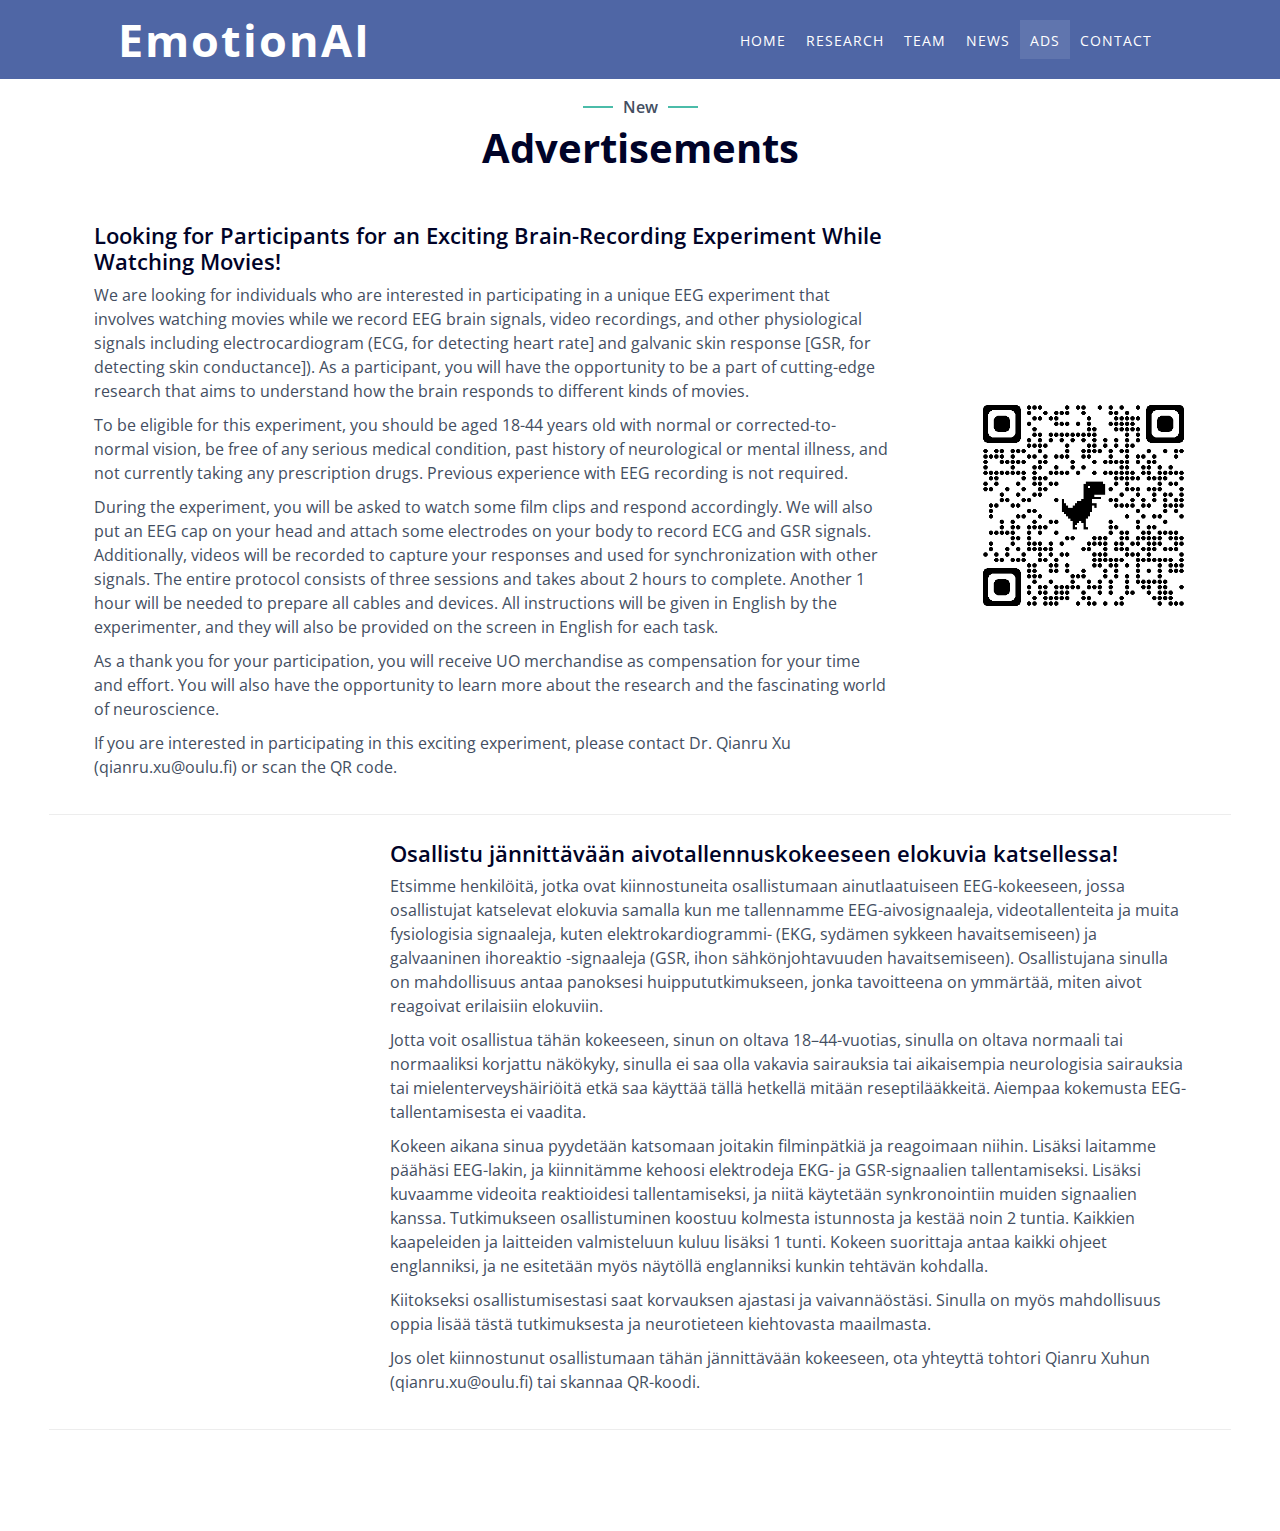
<file: ads.html>
<!DOCTYPE html>
<html lang="en">

<head>
  <meta http-equiv="Cache-Control" content="no-cache, no-store, must-revalidate" />
  <meta charset="utf-8">
  <title>Advertisements</title>
  <link rel="shortcut icon" type="image/gif" href="img/pixel-heart.gif"/>
  <meta content="width=device-width, initial-scale=1.0" name="viewport">
  <!--<meta content="some keywords?" name="keywords">-->
  <meta content="EmotionAI project website" name="description">

  <!-- Google Font -->
  <link href="https://fonts.googleapis.com/css2?family=Open+Sans:wght@300;400;600;700;800&display=swap" rel="stylesheet">

  <!-- CSS Libraries -->
  <link href="https://stackpath.bootstrapcdn.com/bootstrap/4.4.1/css/bootstrap.min.css" rel="stylesheet">
  <link href="https://cdnjs.cloudflare.com/ajax/libs/font-awesome/5.10.0/css/all.min.css" rel="stylesheet">
  <link href="lib/animate/animate.min.css" rel="stylesheet">

  <!-- Main stylesheet -->
  <link href="css/style.css" rel="stylesheet">
  <!-- Global site tag (gtag.js) - Google Analytics -->
<script async src="https://www.googletagmanager.com/gtag/js?id=G-Z9BEGS2P9M"></script>
<script>
  window.dataLayer = window.dataLayer || [];
  function gtag(){dataLayer.push(arguments);}
  gtag('js', new Date());

  gtag('config', 'G-Z9BEGS2P9M');
</script>
</head>

<body>
  <div class="flex-wrapper">
<!-- Navbar Start -->
<div class="navbar navbar-expand-lg bg-dark navbar-dark">
  <div class="container-fluid">
    <a href="index.html" class="navbar-brand">Emotion<span>AI</span></a>
    <button type="button" class="navbar-toggler" data-toggle="collapse" data-target="#navbarCollapse">
      <span class="navbar-toggler-icon"></span>
    </button>

    <div class="collapse navbar-collapse justify-content-between" id="navbarCollapse">
      <div class="navbar-nav ml-auto">
        <a href="index.html" class="nav-item nav-link">Home</a>
        <a href="research.html" class="nav-item nav-link">Research</a>
        <a href="team.html" class="nav-item nav-link">Team</a>
        <a href="news.html" class="nav-item nav-link">News</a>
        <a href="ads.html" class="nav-item nav-link active">Ads</a>
        <a href="contact.html" class="nav-item nav-link">Contact</a>
      </div>
    </div>
  </div>
</div>
<!-- Nav Bar End -->


<!-- Page Header Start -->
<div class="empty-page-header">

</div>
<!-- Page Header End -->

<!-- news Start -->
<div class="news">
  <div class="container-fluid">
    <div class="section-header text-center wow zoomIn" data-wow-delay="0.1s">
      <p>New</p>
      <h2>Advertisements</h2>
    </div>
    <div class="row flex-column-reverse">
      <!-- news1 -->
      <div class="col-md-12 lg-12">
        <div class="news-item row align-items-center wow fadeInUp" data-wow-delay="0.1s">
          <div class="col-sm-12 col-md-3  wow fadeInUp" data-wow-delay="0.1s">
            <div class="news-img text-center" id="news1">
              <img src="img/qr_eeg.png" alt="news">
            </div>
          </div>
          <div class="col-sm-12 col-md-9  wow fadeInUp" data-wow-delay="0.1s">
            <div class="news-text">
              <h2>Osallistu jännittävään aivotallennuskokeeseen elokuvia katsellessa!</h2>
              <p>Etsimme henkilöitä, jotka ovat kiinnostuneita osallistumaan ainutlaatuiseen EEG-kokeeseen, jossa osallistujat katselevat elokuvia samalla kun me tallennamme EEG-aivosignaaleja, videotallenteita ja muita fysiologisia signaaleja, kuten elektrokardiogrammi- (EKG, sydämen sykkeen havaitsemiseen) ja galvaaninen ihoreaktio -signaaleja (GSR, ihon sähkönjohtavuuden havaitsemiseen). Osallistujana sinulla on mahdollisuus antaa panoksesi huippututkimukseen, jonka tavoitteena on ymmärtää, miten aivot reagoivat erilaisiin elokuviin.               </p>
              <p>Jotta voit osallistua tähän kokeeseen, sinun on oltava 18–44-vuotias, sinulla on oltava normaali tai normaaliksi korjattu näkökyky, sinulla ei saa olla vakavia sairauksia tai aikaisempia neurologisia sairauksia tai mielenterveyshäiriöitä etkä saa käyttää tällä hetkellä mitään reseptilääkkeitä. Aiempaa kokemusta EEG-tallentamisesta ei vaadita.             </p>
              <p>Kokeen aikana sinua pyydetään katsomaan joitakin filminpätkiä ja reagoimaan niihin. Lisäksi laitamme päähäsi EEG-lakin, ja kiinnitämme kehoosi elektrodeja EKG- ja GSR-signaalien tallentamiseksi. Lisäksi kuvaamme videoita reaktioidesi tallentamiseksi, ja niitä käytetään synkronointiin muiden signaalien kanssa. Tutkimukseen osallistuminen koostuu kolmesta istunnosta ja kestää noin 2 tuntia. Kaikkien kaapeleiden ja laitteiden valmisteluun kuluu lisäksi 1 tunti. Kokeen suorittaja antaa kaikki ohjeet englanniksi, ja ne esitetään myös näytöllä englanniksi kunkin tehtävän kohdalla.               </p>
              <p>Kiitokseksi osallistumisestasi saat korvauksen ajastasi ja vaivannäöstäsi. Sinulla on myös mahdollisuus oppia lisää tästä tutkimuksesta ja neurotieteen kiehtovasta maailmasta.              </p>
              <p>Jos olet kiinnostunut osallistumaan tähän jännittävään kokeeseen, ota yhteyttä tohtori Qianru Xuhun (qianru.xu@oulu.fi) tai skannaa QR-koodi.</p>
            </div>
          </div>
        </div>
      </div>
      <!-- news2 -->
      <div class="col-md-12 lg-12">
        <div class="news-item row align-items-center wow fadeInUp" data-wow-delay="0.1s">

          <div class="col-sm-12 col-md-9  wow fadeInUp" data-wow-delay="0.1s">
            <div class="news-text">
              <h2>Looking for Participants for an Exciting Brain-Recording Experiment While Watching Movies!</h2>

              <p> We are looking for individuals who are interested in participating in a unique EEG experiment that involves watching movies while we record EEG brain signals, video recordings, and other physiological signals including electrocardiogram (ECG, for detecting heart rate] and galvanic skin response [GSR, for detecting skin conductance]). As a participant, you will have the opportunity to be a part of cutting-edge research that aims to understand how the brain responds to different kinds of movies. </p>
              <p>To be eligible for this experiment, you should be aged 18-44 years old with normal or corrected-to-normal vision, be free of any serious medical condition, past history of neurological or mental illness, and not currently taking any prescription drugs. Previous experience with EEG recording is not required.               </p>
              <p>During the experiment, you will be asked to watch some film clips and respond accordingly. We will also put an EEG cap on your head and attach some electrodes on your body to record ECG and GSR signals. Additionally, videos will be recorded to capture your responses and used for synchronization with other signals. The entire protocol consists of three sessions and takes about 2 hours to complete. Another 1 hour will be needed to prepare all cables and devices. All instructions will be given in English by the experimenter, and they will also be provided on the screen in English for each task.             </p>
              <p>As a thank you for your participation, you will receive UO merchandise as compensation for your time and effort. You will also have the opportunity to learn more about the research and the fascinating world of neuroscience.                </p>
              <p>If you are interested in participating in this exciting experiment, please contact Dr. Qianru Xu (qianru.xu@oulu.fi) or scan the QR code.              </p>
            </div>
          </div>

          <div class="col-sm-12 col-md-3  wow fadeInUp" data-wow-delay="0.1s">
            <div class="news-img text-center" id="news2">
              <img src="img/qr_eeg.png" alt="news">
            </div>
          </div>
        </div>
      </div>


      <!-- new news element-->

</div>
<!-- news End -->


<!-- Footer -->
</div>
<footer class="page-footer font-small black  " >

<!-- Copyright -->
<div class="footer-copyright text-center py-3 wow fadeInUp" data-wow-delay="0.1s">© 2021 Copyright</div>
<!-- Copyright -->

</footer>
<!-- Footer -->

<!-- JavaScript Libraries -->
<script src="https://code.jquery.com/jquery-3.4.1.min.js"></script>
<script src="https://stackpath.bootstrapcdn.com/bootstrap/4.4.1/js/bootstrap.bundle.min.js"></script>
<script src="lib/wow/wow.min.js"></script>

<!-- Template Javascript -->
<script src="js/main.js"></script>
</body>

</html>
</file>
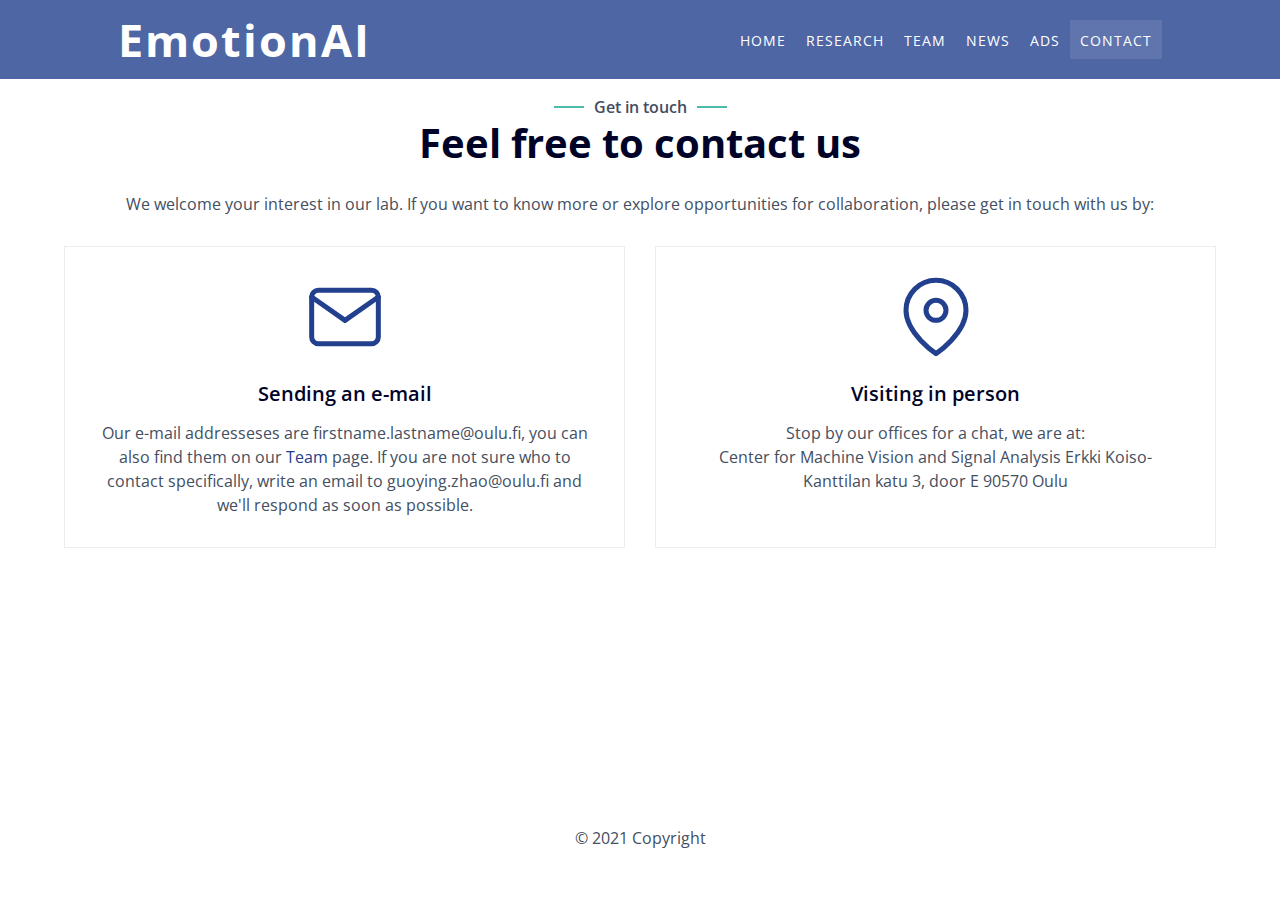
<file: contact.html>
<!DOCTYPE html>
<html lang="en">

<head>
  <meta http-equiv="Cache-Control" content="no-cache, no-store, must-revalidate" />
  <meta charset="utf-8">
  <title>Contact</title>
  <link rel="shortcut icon" type="image/gif" href="img/pixel-heart.gif"/>
  <meta content="width=device-width, initial-scale=1.0" name="viewport">
  <!--<meta content="some keywords?" name="keywords">-->
  <meta content="EmotionAI project website" name="description">

  <!-- Google Font -->
  <link href="https://fonts.googleapis.com/css2?family=Open+Sans:wght@300;400;600;700;800&display=swap" rel="stylesheet">

  <!-- CSS Libraries -->
  <link href="https://stackpath.bootstrapcdn.com/bootstrap/4.4.1/css/bootstrap.min.css" rel="stylesheet">
  <link href="https://cdnjs.cloudflare.com/ajax/libs/font-awesome/5.10.0/css/all.min.css" rel="stylesheet">
  <link href="lib/animate/animate.min.css" rel="stylesheet">

  <!-- Main stylesheet -->
  <link href="css/style.css" rel="stylesheet">

  <!-- Global site tag (gtag.js) - Google Analytics -->
<script async src="https://www.googletagmanager.com/gtag/js?id=G-Z9BEGS2P9M"></script>
<script>
  window.dataLayer = window.dataLayer || [];
  function gtag(){dataLayer.push(arguments);}
  gtag('js', new Date());

  gtag('config', 'G-Z9BEGS2P9M');
</script>
</head>

<body>
  <div class="flex-wrapper">
    <!-- Navbar Start -->
    <div class="navbar navbar-expand-lg bg-dark navbar-dark">
      <div class="container-fluid">
        <a href="index.html" class="navbar-brand">Emotion<span>AI</span></a>
        <button type="button" class="navbar-toggler" data-toggle="collapse" data-target="#navbarCollapse">
          <span class="navbar-toggler-icon"></span>
        </button>

        <div class="collapse navbar-collapse justify-content-between" id="navbarCollapse">
          <div class="navbar-nav ml-auto">
            <a href="index.html" class="nav-item nav-link">Home</a>
            <a href="research.html" class="nav-item nav-link">Research</a>
            <a href="team.html" class="nav-item nav-link">Team</a>
            <a href="news.html" class="nav-item nav-link">News</a>
            <a href="ads.html" class="nav-item nav-link">Ads</a>
            <a href="contact.html" class="nav-item nav-link active">Contact</a>
          </div>
        </div>
      </div>
    </div>
    <!-- Nav Bar End -->

    <!-- Page Header Start -->
    <div class="empty-page-header">

    </div>
    <!-- Page Header End -->

    <!-- Contact Start -->

    <div class="contact">
      <div class="container-fluid">
        <div class="section-header text-center wow zoomIn" data-wow-delay="0.1s">
          <p>Get in touch</p>
          <h2>Feel free to contact us</h2>
        </div>
        <div class="col-12 wow fadeInUp" data-wow-delay="0.1s">
          <p>We welcome your interest in our lab. If you want to know more or explore opportunities for collaboration, please get in touch with us by:</p>
        </div>
        <div class="row">
          <div class="equal col-lg-6 col-md-12  col-sm-12 wow fadeInUp" data-wow-delay="0.1s">
            <div class="contact-item">
              <div class="contact-icon">
                <img src="img/mail.svg">
              </div>
              <h3>Sending an e-mail</h3>
              <p>
                Our e-mail addresseses are firstname.lastname@oulu.fi, you can also find them on our <a href="team.html">Team</a> page. If you are not sure who to contact specifically, write an email to guoying.zhao@oulu.fi and we'll respond as soon as
                possible.
              </p>
            </div>
          </div>
          <div class="equal col-lg-6  col-md-12  col-sm-12 wow fadeInUp" data-wow-delay="0.1s">
            <div class="contact-item">
              <div class="contact-icon">
                <img src="img/map-pin.svg">
              </div>
              <h3>Visiting in person</h3>
              <p> Stop by our offices for a chat, we are at: <br>
                Center for Machine Vision and Signal Analysis Erkki Koiso-Kanttilan katu 3, door E 90570 Oulu
              </p>
            </div>
          </div>
        </div>
      </div>
      <!-- Contact End -->


    </div>

      <!-- Footer -->
    </div>
    <footer class="page-footer font-small black  " >

      <!-- Copyright -->
      <div class="footer-copyright text-center py-3 wow fadeInUp" data-wow-delay="0.1s">© 2021 Copyright</div>
      <!-- Copyright -->

    </footer>
    <!-- Footer -->
  </div>
  <!-- JavaScript Libraries -->
  <script src="https://code.jquery.com/jquery-3.4.1.min.js"></script>
  <script src="https://stackpath.bootstrapcdn.com/bootstrap/4.4.1/js/bootstrap.bundle.min.js"></script>
  <script src="lib/wow/wow.min.js"></script>

  <!-- Main Javascript -->
  <script src="js/main.js"></script>
</body>

</html>
</file>
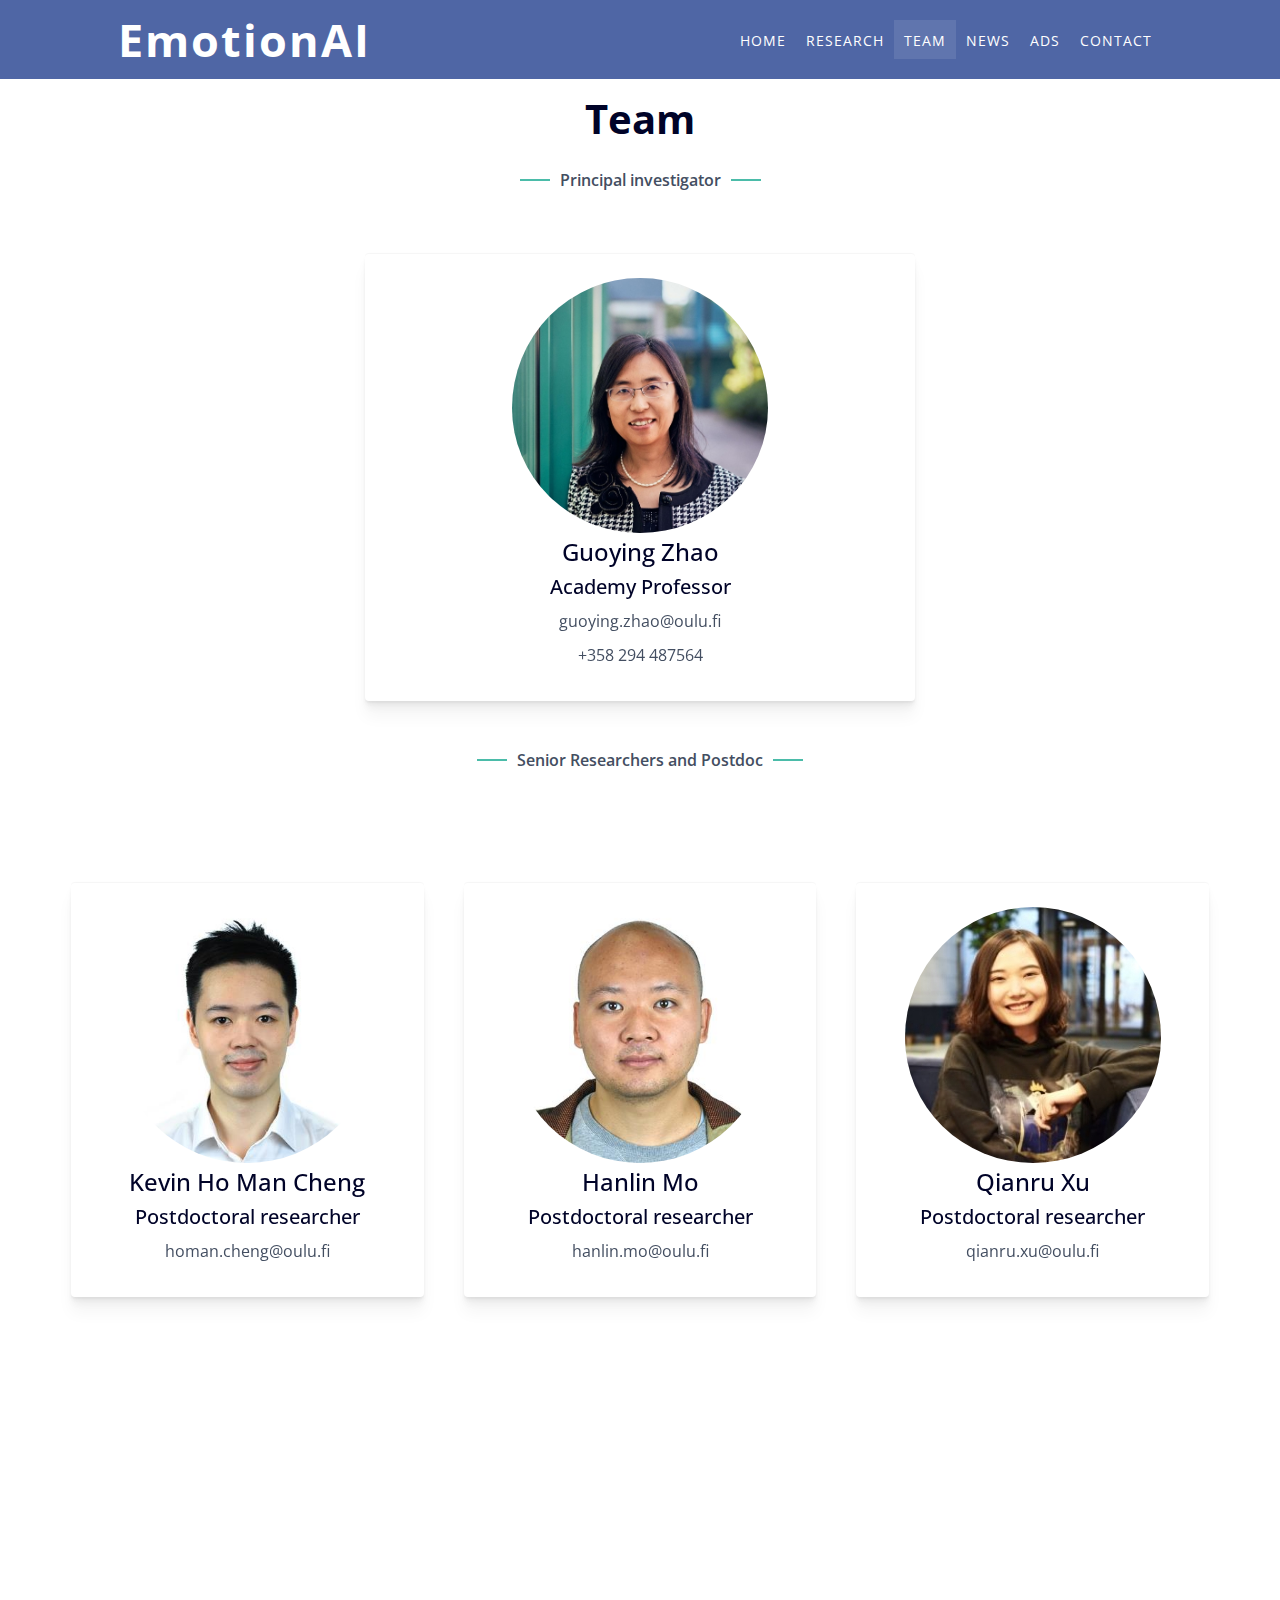
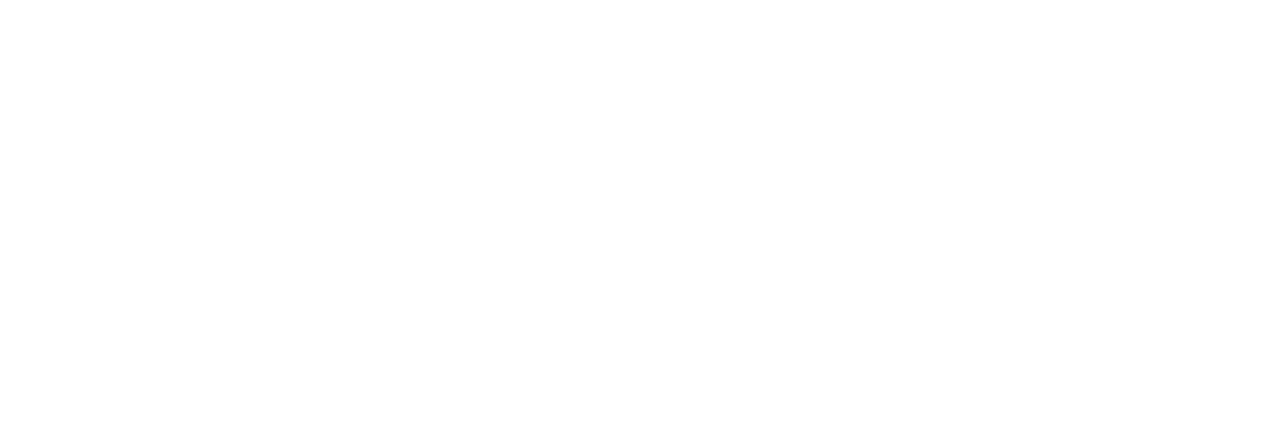
<file: team.html>
<!DOCTYPE html>
<html lang="en">

<head>
  <meta http-equiv="Cache-Control" content="no-cache, no-store, must-revalidate" />
  <meta charset="utf-8">
  <title>Team</title>
  <link rel="shortcut icon" type="image/gif" href="img/pixel-heart.gif"/>
  <meta content="width=device-width, initial-scale=1.0" name="viewport">
  <!--<meta content="some keywords?" name="keywords">-->
  <meta content="EmotionAI project website" name="description">

  <!-- Google Font -->
  <link href="https://fonts.googleapis.com/css2?family=Open+Sans:wght@300;400;600;700;800&display=swap" rel="stylesheet">

  <!-- CSS Libraries -->
  <link href="https://stackpath.bootstrapcdn.com/bootstrap/4.4.1/css/bootstrap.min.css" rel="stylesheet">
  <link href="https://cdnjs.cloudflare.com/ajax/libs/font-awesome/5.10.0/css/all.min.css" rel="stylesheet">
  <link href="lib/animate/animate.min.css" rel="stylesheet">

  <!-- Main stylesheet -->
  <link href="css/style.css" rel="stylesheet">
  <!-- Global site tag (gtag.js) - Google Analytics -->
<script async src="https://www.googletagmanager.com/gtag/js?id=G-Z9BEGS2P9M"></script>
<script>
  window.dataLayer = window.dataLayer || [];
  function gtag(){dataLayer.push(arguments);}
  gtag('js', new Date());

  gtag('config', 'G-Z9BEGS2P9M');
</script>
</head>

<body>
  <div class="flex-wrapper">
  <!-- Navbar Start -->
  <div class="navbar navbar-expand-lg bg-dark navbar-dark">
    <div class="container-fluid">
      <a href="index.html" class="navbar-brand">Emotion<span>AI</span></a>
      <button type="button" class="navbar-toggler" data-toggle="collapse" data-target="#navbarCollapse">
        <span class="navbar-toggler-icon"></span>
      </button>

      <div class="collapse navbar-collapse justify-content-between" id="navbarCollapse">
        <div class="navbar-nav ml-auto">
          <a href="index.html" class="nav-item nav-link">Home</a>
          <a href="research.html" class="nav-item nav-link">Research</a>
          <a href="team.html" class="nav-item nav-link active">Team</a>
          <a href="news.html" class="nav-item nav-link">News</a>
          <a href="ads.html" class="nav-item nav-link">Ads</a>
          <a href="contact.html" class="nav-item nav-link">Contact</a>
        </div>
      </div>
    </div>
  </div>
  <!-- Nav Bar End -->

  <!-- Page Header Start -->
  <div class="empty-page-header">

  </div>
  <!-- Page Header End -->


  <!-- Team Cards Flipper - START -->
  <section class="team">
      <div class="container-fluid">

        <div class="section-header text-center wow zoomIn" data-wow-delay="0.1s">
          <h2>Team</h2>
        </div>

        <div class="section-header text-center wow zoomIn" data-wow-delay="0.1s">
          <p>Principal investigator</p>
        </div>

        <div class="cards">
          <div class="row justify-content-center">

          <!-- Person -->
          <a class="card col-xs-12 col-sm-12 col-md-8 col-lg-6 col-xl-6">
            <div class="card-body wow fadeInUp" data-wow-delay="0.1s">
              <div class="card-front">
                <div class="text-center">
                    <img class="img-fluid"  src="img/guoying.jpg" />
                    <h4>Guoying Zhao</h4>
                    <h5>Academy Professor</h5>
                    <p>guoying.zhao@oulu.fi</p>
                    <p>+358 294 487564</p>
                </div>
              </div>
              <div class="card-back">
                <div class="text-center">
                <h4>Guoying Zhao</h4>
                <p>
Guoying Zhao is currently an Academy Professor with Academy Finland and with the Center for Machine Vision and Signal Analysis (CMVS), University of Oulu, Finland. She has authored or co-authored more than 270 papers in journals and conferences, and has served as a reviewer for many journals and conferences. Her papers have currently over 17000 citations in Google Scholar (h-index 62). Her current research interests include image and video descriptors, gait analysis, dynamic-texture recognition, facial-expression recognition, human motion analysis, and person identification. Her research has been reported by Finnish TV programs, newspapers and MIT Technology Review.
                </p>
              </div>
              </div>
            </div>
          </a>

        </div>

        </div>

        <div class="section-header text-center wow zoomIn" data-wow-delay="0.1s">
          <p>Senior Researchers and Postdoc</p>
        </div>

        <div class="cards">
          <div class="row justify-content-center">

          <!-- Person -->
          <a class="card col-xs-12 col-sm-12 col-md-6 col-lg-4 col-xl-4" >
            <div class="card-body wow fadeInUp" data-wow-delay="0.1s">
              <div class="card-front">
                <div class="text-center">
                    <img class="img-fluid"  src="img/kevin.jpeg" />
                    <h4>Kevin Ho Man Cheng</h4>
                    <h5>Postdoctoral researcher</h5>
                    <p>homan.cheng@oulu.fi</p>
                </div>
              </div>
              <div class="card-back">
                <div class="text-center">
                <h4>Kevin Ho Man Cheng</h4>
                <p> Kevin Ho Man Cheng is currently a postdoctoral researcher with the Center for Machine Vision and Signal Analysis, University of Oulu, Finland. He received the Ph.D. degree from the Hong Kong Polytechnic University and the M.Sc. degree from the University of Hong Kong. His research work has been published in top tier journals, including IEEE TPAMI and IEEE TIP. He has also severed as a reviewer for journals and conferences such as TPAMI, CVPR, and ICCV. His research interests include biometrics, computer vision, image processing, and deep learning.  </p>
              </div>
              </div>
            </div>
          </a>

          <!-- Person -->
          <a class="card col-xs-12 col-sm-12 col-md-6 col-lg-4 col-xl-4" >
            <div class="card-body wow fadeInUp" data-wow-delay="0.1s">
              <div class="card-front">
                <div class="text-center">
                    <img class="img-fluid"  src="img/hanlin.jpeg" />
                    <h4>Hanlin Mo</h4>
                    <h5>Postdoctoral researcher</h5>
                    <p>hanlin.mo@oulu.fi</p>
                </div>
              </div>
              <div class="card-back">
                <div class="text-center">
                <h4>Hanlin Mo</h4>
                <p>Hanlin Mo received the BE degree from Beihang University (BUAA) in 2015, and the Ph.D degree in computer science from the University of Chinese Academy of Sciences in 2021. He is now a post-doctoral researcher with the Center for Machine Vision and Signal Analysis (CMVS), University of Oulu, Finland. His research interests include invariant feature extraction for various types of data and affective computing. In the EmotionAI project, his research mainly focuses on designing an automatic method for distinguishing and understanding genuine and fake expressions across cultures by using effective hand-crafted and learned features.</p>
              </div>
              </div>
            </div>
          </a>

          <!-- Person -->
          <a class="card col-xs-12 col-sm-12 col-md-6 col-lg-4 col-xl-4" >
            <div class="card-body wow fadeInUp" data-wow-delay="0.1s">
              <div class="card-front">
                <div class="text-center">
                    <img class="img-fluid"  src="img/qianru.jpg" />
                    <h4>Qianru Xu</h4>
                    <h5>Postdoctoral researcher</h5>
                    <p>qianru.xu@oulu.fi</p>
                </div>
              </div>
              <div class="card-back">
                <div class="text-center">
                <h4>Qianru Xu</h4>
                <p>Qianru Xu is currently a postdoctoral researcher at the Center for Machine Vision and Signal Analysis (CMVS), University of Oulu, Finland. She received her Ph.D. degree in psychology from the University of Jyväskylä and continued her career at CMVS in the interdisciplinary field. Her research interests include facial and bodily expression recognition, human-computer interaction, and the neural basis of emotional and somatosensory processing.</p>
              </div>
              </div>
            </div>
          </a>


        </div>

        </div>

        <div class="section-header text-center wow zoomIn" data-wow-delay="0.1s">
          <p>Doctoral Researchers</p>
        </div>

        <div class="cards">
          <div class="row justify-content-center">

          <!-- Person -->
          <a class="card col-xs-12 col-sm-12 col-md-6 col-lg-4 col-xl-4" >
            <div class="card-body wow fadeInUp" data-wow-delay="0.1s">
              <div class="card-front">
                <div class="text-center">
                    <img class="img-fluid"  src="img/haoyu.jpeg" />
                    <h4>Haoyu Chen</h4>
                    <h5>Doctoral researcher</h5>
                    <p>chen.haoyu@oulu.fi</p>
                </div>
              </div>
              <div class="card-back">
                <div class="text-center">
                <h4>Haoyu Chen</h4>
                <p>I am now a final-year PhD candidate at CMVS, University of Oulu, and supervised by Prof. Guoying Zhao. I was a visiting scholar at CEL, Delft University of Technology for six months and technical consultant for NIE, Nanyang Technological University. I received my M.S. degree in at CMVS, University of Oulu (supervised by Prof. Guoying Zhao) in 2017. My research interests include Human Action Recognition, 3D Generation, Emotion AI with publications on top-level conferences and journals (ICCV, CVPR, AAAI, TIP, etc.)  </p>
              </div>
              </div>
            </div>
          </a>

          <!-- Person -->
          <a class="card col-xs-12 col-sm-12 col-md-6 col-lg-4 col-xl-4" >
            <div class="card-body wow fadeInUp" data-wow-delay="0.1s">
              <div class="card-front">
                <div class="text-center">
                    <img class="img-fluid"  src="img/yante.jpeg" />
                    <h4>Yante Li</h4>
                    <h5>Doctoral researcher</h5>
                    <p>yante.li@oulu.fi</p>
                </div>
              </div>
              <div class="card-back">
                <div class="text-center">
                <h4>Yante Li</h4>
                <p> Yante Li is now a final-year PhD candidate at CMVS, university of Oulu. She was a visiting scholar at Ibug, Imperial College London for three months. Her current research interests include micro-expression analysis, facial action unit detection and 3D generation. She published papers on conference and journals, such as TIP and Neurocomputing.  </p>
              </div>
              </div>
            </div>
          </a>

          <!-- Person -->
          <a class="card col-xs-12 col-sm-12 col-md-6 col-lg-4 col-xl-4" >
            <div class="card-body wow fadeInUp" data-wow-delay="0.1s">
              <div class="card-front">
                <div class="text-center">
                    <img class="img-fluid"  src="img/marko.jpeg" />
                    <h4>Marko Savic</h4>
                    <h5>Doctoral researcher</h5>
                    <p>marko.savic@oulu.fi</p>
                </div>
              </div>
              <div class="card-back">
                <div class="text-center">
                <h4>Marko Savic</h4>
                <p>I am a fourth-year PhD candidate at CMVS, University of Oulu. I've worked previously on lung nodule segmentation in collaboration with UniTS Trieste and KIT Kyoto. My current research is on remote physiological measurements, with a focus on robustness, identity and security. I have published works on this topic in ECCV, BMVC, IEEE FG and ICPR. </p>
              </div>
              </div>
            </div>
          </a>


        </div>

        </div>

        <!--
        <div class="section-header text-center wow zoomIn" data-wow-delay="0.6s">
          <p>Alumni and past visitors</p>
        </div>

        <div class="cards">
          <div class="row justify-content-center">
            <a class="card col-xs-6 col-sm-6 col-md-3 col-lg-3 col-xl-2" >
              <div class="text-center m-2 wow fadeInUp" data-wow-delay="0.1s">
                    <div class="card-front">
                      <div class="text-center">
                      <h4>Person</h4>
                      <h5>Position</h5>
                      <p>Email</p>
                  </div>
                  </div>
                </div>
            </a> -->
            <!-- Person -->
            <!--
            <a class="card col-xs-6 col-sm-6 col-md-3 col-lg-3 col-xl-2" >
              <div class="text-center m-2 wow fadeInUp" data-wow-delay="0.2s">
                    <div class="card-front">
                      <div class="text-center">
                      <h4>Person</h4>
                      <h5>Position</h5>
                      <p>Email</p>
                  </div>
                  </div>
                </div>
            </a>



        </div>-->

      </div>
        <!--
        <div class="section-header text-center wow zoomIn" data-wow-delay="0.1s">
          <p>Senior researchers and post-docs</p>
        </div>

          <div class="row justify-content-center">
       -->
              <!-- Team Card 1 -->
              <!--

              <div class="col-xs-12 col-sm-12 col-md-6 col-lg-4 col-xl-4  wow fadeInUp" data-wow-delay="0.1s">
                  <div class="image-flip" ontouchstart="this.classList.toggle('hover');">
                      <div class="mainflip">
                          <div class="frontside">
                              <div class="card">
                                  <div class="card-body text-center">
                                      <p>
                                          <img class=" img-fluid"  src="img/team.png" /></p>
                                      <h4 class="card-title">Person</h4>
                                      <h5>Position</h5>
                                      <p class="card-text">Email</p>

                                  </div>
                              </div>
                          </div>
                          <div class="backside">
                              <div class="card">
                                  <div class="card-body text-center mt-4">
                                      <h4 class="card-title">Person</h4>
                                      <p class="card-text">
Lorem ipsum dolor sit amet, consectetur adipiscing elit. Sed finibus magna vel enim placerat, sit amet varius risus lacinia. Pellentesque vel viverra urna. Sed finibus a odio consequat ultricies. Integer pretium egestas odio, ut varius felis porta a. Cras dictum quam at imperdiet varius. Vestibulum in tristique urna. Morbi ut commodo eros. Integer dignissim viverra est a porttitor. Integer varius ante nec erat blandit cursus.  </p>
                                  </div>
                              </div>
                          </div>
                      </div>
                  </div>
              </div>
            -->

</div>
</section>




  <!-- Team Cards Flipper - END -->

  <!-- Footer -->
</div>
<footer class="page-footer font-small black  " >

  <!-- Copyright -->
  <div class="footer-copyright text-center py-3 wow fadeInUp" data-wow-delay="0.1s">© 2021 Copyright</div>
  <!-- Copyright -->

</footer>
<!-- Footer -->

  <!-- JavaScript Libraries -->
  <script src="https://code.jquery.com/jquery-3.4.1.min.js"></script>
  <script src="https://stackpath.bootstrapcdn.com/bootstrap/4.4.1/js/bootstrap.bundle.min.js"></script>
  <script src="lib/wow/wow.min.js"></script>

  <!-- Flip card -->
  <script>
  $(".card").click(function(e){
      e.preventDefault();
      $(this).toggleClass('is-flipped');
  })
  </script>
  <!-- Main Javascript -->
  <script src="js/main.js"></script>
</body>

</html>
</file>
<file: css/style.css>
/*******************************/
/********* General CSS *********/
/*******************************/

.row .row-eq-height {
  display: -webkit-box;
  display: -webkit-flex;
  display: -ms-flexbox;
  display:flex;
}

.wow {
  visibility: hidden;
}
.fadein {
    animation: fadein 4s;
    -moz-animation: fadein 4s; /* Firefox */
    -webkit-animation: fadein 4s; /* Safari and Chrome */
    -o-animation: fadein 4s; /* Opera */
}
@keyframes fadein {
    from {
        opacity:0;
    }
    to {
        opacity:1;
    }
}
@-moz-keyframes fadein { /* Firefox */
    from {
        opacity:0;
    }
    to {
        opacity:1;
    }
}
@-webkit-keyframes fadein { /* Safari and Chrome */
    from {
        opacity:0;
    }
    to {
        opacity:1;
    }
}
@-o-keyframes fadein { /* Opera */
    from {
        opacity:0;
    }
    to {
        opacity: 1;
    }
}

.flex-wrapper {
  display: flex;
  min-height: 90vh;
  flex-direction: column;
  justify-content: flex-start;
}

.equal {
  display: flex;
  display: -webkit-flex;
  flex-wrap: wrap;
}

:root {
  --primary-dark: #23408f;
  --primary-light: #4bbca9;
  --text-light: #434E61;
  --text-dark: #000328;
  --white: #ffffff;
  --accent: #fff200;
}

body {
    color: var(--text-light);
    background: var(--white);
    font-family: 'Open Sans', sans-serif;
    /*background-image: url("img/ai_heart.png");
    background-repeat: repeat-y;*/
}

h1,
h2,
h3,
h4,
h5,
h6 {
    color:  var(--text-dark);
}

a {
    color: var(--primary-dark);
    transition: .3s;
}

a:hover,
a:active,
a:focus {
    color: var(--primary-light);
    outline: none;
    text-decoration: none;
}

.btn:focus,
.form-control:focus {
    box-shadow: none;
}

.container-fluid {
    max-width: 2000px;
    padding-right: 5%;
    padding-left: 5%;
}

.back-to-top {
    position: fixed;
    display: none;
    background: #F7CAC9;
    width: 44px;
    height: 44px;
    text-align: center;
    line-height: 1;
    font-size: 22px;
    right: 15px;
    bottom: 15px;
    transition: background 0.5s;
    z-index: 9;
}

.back-to-top:hover {
    background: #343148;
}

.back-to-top:hover i {
    color: #F7CAC9;
}

.back-to-top i {
    color: #343148;
    padding-top: 10px;
}



/**********************************/
/*********** Nav Bar CSS **********/
/**********************************/
.navbar {
    position: relative;
    transition: .5s;
    z-index: 999;
}

.navbar.nav-sticky {
    position: fixed;
    top: 0;
    width: 100%;
    box-shadow: 0 2px 5px rgba(0, 0, 0, .3);
}

.navbar .navbar-brand {
    margin: 0;
    color: var(--white);
    font-size: 45px;
    line-height: 0px;
    font-weight: 700;
    letter-spacing: 2px;
    transition: .5s;

}

.navbar .navbar-brand span {
    color: var(--white);
    transition: .5s;
}

.navbar.nav-sticky .navbar-brand span {
    color: var(--white);
}

.navbar .navbar-brand img {
    max-width: 100%;
    max-height: 40px;
}

.navbar-dark .navbar-nav .nav-link,
.navbar-dark .navbar-nav .nav-link:focus,
.navbar-dark .navbar-nav .nav-link:hover,
.navbar-dark .navbar-nav .nav-link.active {
    padding: 10px 10px 8px 10px;
    color: var(--white);
}

.navbar-dark .navbar-nav .nav-link:hover,
.navbar-dark .navbar-nav .nav-link.active {
    background: rgba(256, 256, 256, .1);
    transition: none;
}

.navbar .dropdown-menu {
    margin-top: 0;
    border: 0;
    border-radius: 0;
    background: #f8f9fa;
}

@media (min-width: 992px) {
    .navbar {
        position: absolute;
        width: 100%;
        top: 0px;
        padding: 20px 60px;
        background: rgb(35, 64, 143, .8) !important;
        z-index: 9;
    }

    .navbar.nav-sticky {
        padding: 10px 60px;
        background: var(--primary-dark) !important;
    }

    .navbar a.nav-link {
        padding: 8px 15px;
        font-size: 14px;
        letter-spacing: 1px;
        text-transform: uppercase;
    }
}

@media (max-width: 991.98px) {
    .navbar {
        padding: 15px;
        background: var(--primary-dark) !important;
    }

    .navbar .navbar-brand span {
        color: #ffffff;
    }

    .navbar a.nav-link {
        padding: 5px;
    }

    .navbar .dropdown-menu {
        box-shadow: none;
    }
}


/*******************************/
/********** intro CSS ***********/
/*******************************/
.intro {
    position: relative;
    width: 100%;
    margin-bottom: 45px;
    margin-top: 35px;
    padding: 20px 0;
    background: var(--white)/*rgba(75, 188, 169,0.2);*/
    overflow: hidden;
}

.intro .container-fluid {
    padding: 1;
}

.intro .intro-image {
    position: relative;
    text-align: right;
}

.intro .intro-image img {
    max-width: 80%;
    max-height: 80%;
}

.intro .intro-text {
    position: relative;
    padding-left: 75px;
    padding-right: 75px;
    margin-top: 10px;
    display: flex;
    align-items: flex-start;
    justify-content: center;
    flex-direction: column;
}

.intro .intro-text h1 {
    color: #343148;
    font-size: 50px;
    font-weight: 700;
    margin-bottom: 20px;
}

.intro .intro-text p {
    color: #343148;
    font-size: 18px;
    margin-bottom: 25px;
    margin-right: 5px;
}



@media (max-width: 991.98px) {
    .intro .intro-text {
        padding: 0 15px;
    }

    .intro .intro-text h1 {
        font-size: 35px;
    }

    .intro .intro-text p {
        font-size: 16px;
    }

    .intro .intro-text .btn {
        padding: 12px 30px;
        letter-spacing: 1px;
    }
}

@media (max-width: 767.98px) {
    .intro .intro-text h1 {
        font-size: 30px;
        font-weight: 600;
    }

    .intro .intro-text p {
        font-size: 14px;
    }

    .intro .intro-text .btn {
        padding: 10px 15px;
        font-weight: 400;
        letter-spacing: 1px;
    }
}

@media (max-width: 575.98px) {
    .intro .intro-text h1 {
        font-size: 25px;
        font-weight: 600;
    }

    .intro .intro-text p {
        font-size: 14px;
    }

    .intro .intro-text .btn {
        padding: 8px 10px;
        font-size: 12px;
        font-weight: 400;
        letter-spacing: 0;
    }
}



/*******************************/
/********** Button CSS ***********/
/*******************************/

.generic-btn .btn {
    padding: 12px 20px;
    font-size: 14px;
    font-weight: 600;
    letter-spacing: 1px;
    color: var(--white);
    background: var(--primary-dark);
    border-radius: 0;
    transition: .3s;
}

.generic-btn .btn:hover {
    color: var(--primary-dark);
    background: rgb(35, 64, 143, .09);
}

.generic-btn .btn {
    margin-right: 10px;
    margin-top: 10px;
}

/*******************************/
/******* Empty Header CSS *******/
/*******************************/
.empty-page-header {
    position: relative;
    margin-bottom: 15px;
    padding: 10px 0 10px 0;
    text-align: center;
    background: var(--white);
}



/*******************************/
/******* Page Header CSS *******/
/*******************************/
.page-header {
    position: relative;
    margin-bottom: 45px;
    padding: 150px 0 90px 0;
    text-align: center;
    background: #F7CAC9;
}

.page-header h2 {
    position: relative;
    color: #343148;
    font-size: 60px;
    font-weight: 700;
}

.page-header a {
    position: relative;
    padding: 0 12px;
    font-size: 22px;
    color: #343148;
}

.page-header a:hover {
    color: #ffffff;
}

.page-header a::after {
    position: absolute;
    content: "/";
    width: 8px;
    height: 8px;
    top: -2px;
    right: -7px;
    text-align: center;
    color: #343148;
}

.page-header a:last-child::after {
    display: none;
}

@media (max-width: 767.98px) {
    .page-header h2 {
        font-size: 35px;
    }

    .page-header a {
        font-size: 18px;
    }
}


/*******************************/
/******* Section Header ********/
/*******************************/
.section-header {
    position: relative;
    max-width: 600px;
    margin: 0 auto;
    margin-bottom: 25px;
    margin-top: 15px;
}

.section-header p {
    display: inline-block;
    margin: 0 30px;
    margin-bottom: 5px;
    padding: 0 10px;
    position: relative;
    font-size: 16px;
    font-weight: 600;
    background: #ffffff;
}

.section-header p::after {
    position: absolute;
    content: "";
    height: 2px;
    top: 11px;
    right: -30px;
    left: -30px;
    background: var(--primary-light);
    z-index: -1;
}

.section-header h2 {
    margin: 0;
    position: relative;
    font-size: 40px;
    font-weight: 700;
}

@media (max-width: 767.98px) {
    .section-header h2 {
        font-size: 30px;
    }
}
/*******************************/
/********** Demo CSS **********/
/*******************************/
.demo {
    position: relative;
    width: 100%;
    padding: 10px 0;
}

.demo p {
text-align: center;
color: var(--text-light);
}

.demo h5 {
text-align: center;
color: var(--text-dark);
}



.demo  .video {
  display: flex;
align-items: center;
justify-content: center;
}
/*******************************/
/********** Data CSS **********/
/*******************************/
.data {
    position: relative;
    width: 100%;
    padding: 10px 0;
}

.data p {
text-align: center;
color: var(--text-light);
}

.data .data-item {
    position: relative;
    width: 100%;
    text-align: center;
    margin-bottom: 30px;
    padding: 30px;
    border-top: 1px solid rgba(0, 0, 0, .07);
    border-left: 1px solid rgba(0, 0, 0, .07);
    transition: .3s;
}

.data .data-item:hover,
.data .data-item.active {
    background: rgb(35, 64, 143, .09);
}

.data .data-item h3 {
    margin-bottom: 15px;
    font-size: 20px;
    font-weight: 600;
    transition: .3s;
}

.data .data-item p {
  text-align: left;
    margin: 0;
    font-size: 16px;
}
/*******************************/
/********** Other CSS **********/
/*******************************/
.other {
    position: relative;
    width: 100%;
    padding: 10px 0;
}

.other p {
text-align: center;
color: var(--text-light);
}

.other .other-item {
    position: relative;
    width: 100%;
    text-align: center;
    margin-bottom: 30px;
    padding: 30px;
    border-top:  1px solid rgba(0, 0, 0, .07);
    border-right:  1px solid rgba(0, 0, 0, .07);
    transition: .3s;
}

.other .other-item:hover,
.other .other-item.active {
    background: rgb(35, 64, 143, .09);
}

.other .other-item h3 {
    margin-bottom: 15px;
    font-size: 20px;
    font-weight: 600;
    transition: .3s;
}

.other .other-item p {
  text-align: left;
    margin: 0;
    font-size: 16px;
}
/*******************************/
/********** Publications CSS **********/
/*******************************/
.publications {
    position: relative;
    width: 100%;
    padding: 10px 0;
}

.publications p {
text-align: center;
}

.publications .table {
    position: relative;
    width: 100%;
    color: var(--text-dark) !important
}

.table td, .table th {
  vertical-align: middle;
}

.publications .table p {
    color: var(--text-light);
    margin-bottom: 0px;
    text-align: left;
}


/*******************************/
/********** About CSS **********/
/*******************************/
.about {
    position: relative;
    width: 100%;
    padding: 45px 0;
}

.about .section-header {
    margin-bottom: 15px;
    margin-top: 15px;
    margin-left: 0;
}

.about .about-img {
    margin-top: 10px;
    position: relative;
    height: 100%;
}

.about .about-img img {
    position: relative;
    width: 100%;
    height: 100%;
    object-fit: cover;
}

.about .about-text p {
    font-size: 16px;
}


@media (max-width: 767.98px) {
    .about .about-img {
        margin-bottom: 30px;
        height: auto;
    }
}


/*******************************/
/********* wp CSS *********/
/*******************************/
.wp {
    position: relative;
    width: 100%;
    padding: 45px 0 15px 0;
}

.wp .wp-item {
    position: relative;
    width: 100%;
    text-align: center;
    margin-bottom: 30px;
    padding: 30px;
    border: 1px solid rgba(0, 0, 0, .07);
    transition: .3s;
    border-radius: 0.25rem;
}

.wp .wp-item:hover {
    background: var(--primary-dark);
    color: var(--white);
}

.wp .wp-icon {
    position: relative;
    margin: 0 auto 25px auto;
    width: 128px;
    height: 128px;
    display: flex;
    align-items: center;
    justify-content: center;
    border-radius: 50%;
}

.wp .wp-icon img {
    position: relative;
    font-size: 50px;
    z-index: 3;
    width: 128px;
    height: 128px;
}


.wp .wp-item:hover .wp-icon img {
  transition: transform 0.5s; /* Animation */
  transform: scale(1.2);
}

.wp .wp-item h3 {
    margin-bottom: 15px;
    font-size: 20px;
    font-weight: 600;
    transition: .3s;
}

.wp .wp-item:hover h3,
.wp .wp-item.active h3 {
    color: var(--white);
}

.wp .wp-item p {
    margin: 0;
    font-size: 16px;
}



/*******************************/
/*********** cards flip CSS **********/
/*******************************/

:root {
  --time: 0.707s;
}


.cards {
  display: grid;
}

.card .img-fluid {
  max-width: 256px;
  padding-bottom: 5px;
}

.card {
  perspective: 30rem;
  padding: 0px 0px 0px 0px;
}

.card-body {
  display: flex;
  transform-style: preserve-3d;
  transition: var(--time) transform;
}

.card-body:hover{
    cursor: pointer;
}

.card.is-flipped .card-body {
  transform: rotateX(-180deg);

}
.card.is-flipped {
  transition-delay: 0s;
  z-index: 1;
}


.card-front, .card-back {
  -webkit-backface-visibility: hidden;
          backface-visibility: hidden;
  min-width: 100%;
}

.card-back {
  transform: rotateX(-180deg) translate(-100%, 0);
}

.cards {
  grid-gap: 0.1rem;
  grid-auto-rows: 1fr;
  padding: 0.1rem;
  grid-template-columns: repeat(auto-fit, minmax(20rem, 1fr));
}

.card {
  display: flex;
  transition: z-index, transform calc(var(--time) / 4);
  transition-delay: var(--time), 0s;
  text-decoration: none;
  color: inherit;
  z-index: 0;
  border: none;
}

.card-body {
  border-radius: 0.25rem;
  flex: 1;
}

.card-front, .card-back {
  display: flex;
  align-items: center;
  background-color: white;
  box-sizing: border-box;
  padding: 1.5rem;
  border-radius: 0.25rem;
}

.card-front {
  align-items: center;
  font-size: 1.5rem;
  justify-content: center;
  align-self: center;
}

.shadow, .card-front, .card-back {
  box-shadow: 0 -1px 1px rgba(0, 0, 0, 0.04), 0 2px 2px rgba(0, 0, 0, 0.04), 0 4px 4px rgba(0, 0, 0, 0.04), 0 8px 8px rgba(0, 0, 0, 0.04), 0 16px 16px rgba(0, 0, 0, 0.04);
}

.card-front img
{
    border-radius: 50%;
}

.card-front,.card-back  h4 {
    margin-top: 10px;
    margin-bottom: 10px;
}

.card-front h5 {
    margin-bottom: 10px;
}

.card-front p {
    margin-bottom: 10px;
    font-size: 16px;
    color: var(--text-light)
}
.card-back p {
    margin-bottom: 5px;
    font-size: 16px;
    color: var(--text-light)
}

/*  box-shadow: 0 -1px 1px rgba(0, 0, 0, 0.04), 0 2px 2px rgba(0, 0, 0, 0.04), 0 4px 4px rgba(0, 0, 0, 0.04), 0 8px 8px rgba(0, 0, 0, 0.04), 0 16px 16px rgba(0, 0, 0, 0.04);*/


/*******************************/
/*********** Team CSS **********/
/*******************************/


.team {
    position: relative;
    width: 100%;
    padding: 45px 0;
}


/*******************************/
/*********** news CSS **********/
/*******************************/
.news {
    position: relative;
    width: 100%;
    padding: 45px 0;
}

.news .news-carousel {
    position: relative;
    width: calc(100% + 30px);
    left: -15px;
    right: -15px;
}

.news .news-item-carousel {
    position: relative;
    margin: 0 15px;
}

.news .news-page .news-item-carousel {
    margin: 0 0 0px 0;
}

.news .news-img {
    position: relative;
    width: 100%;
}

.news .news-img img {
    width: 100%;
    max-width: 400px;
    padding: 10px;
    margin-left: auto;
    margin-right: auto;
}

.news .news-item{
  border-bottom: 1px solid rgba(0, 0, 0, .07);
}

.news .news-item .news-text a.btn {
    padding: 0;
    font-size: 14px;
    font-weight: 700;
    text-transform: uppercase;
    color: var(--primary-dark);
    transition: .3s;
}

.news .news-item:hover{
  background: rgb(35, 64, 143, .09);
}

.news .news-text{
    position: relative;
    padding: 25px 30px;
}

.news .news-text h2 {
    font-size: 22px;
    font-weight: 600;
}

.news .news-text p {
    margin-bottom: 10px;
}

.news-text-carousel {
  border-right: 1px solid rgba(0, 0, 0, .07);
  border-bottom: 1px solid rgba(0, 0, 0, .07);
  border-left: 1px solid rgba(0, 0, 0, .07);
  border-top: 1px solid rgba(0, 0, 0, .07);
}

.news .news-text-carousel {
    position: relative;
    padding: 25px 30px;
}

.news .news-text-carousel h2 {
    font-size: 22px;
    font-weight: 600;
}

.news .news-text-carousel p {
    margin-bottom: 10px;
}


.news .news-item-carousel a.btn {
    padding: 0;
    font-size: 14px;
    font-weight: 700;
    text-transform: uppercase;
    color: var(--primary-dark);
    transition: .3s;
}

.news .news-item-carousel:hover{
  background: rgb(35, 64, 143, .09);
}

.news .news-item-carousel a.btn i {
    margin-left: 5px;
}

.news .news-item-carousel a.btn:hover {
    color: var(--primary-light);
}

.news .news-meta {
    position: relative;
    display: flex;
    margin-bottom: 15px;
}

.news .news-meta p {
    margin: 0 10px 0 0;
    font-size: 13px;
}

.news .news-meta i {
    margin-right: 5px;
}

.news .news-meta p:last-child {
    margin: 0;
}

.news .owl-nav {
    width: 150px;
    margin: 32px auto 0 auto;
    display: flex;
}

.news .owl-nav .owl-prev,
.news .owl-nav .owl-next {
    margin-left: 15px;
    width: 60px;
    height: 60px;
    display: flex;
    align-items: center;
    justify-content: center;
    color: var(--white);
    background: var(--primary-dark);
    font-size: 22px;
    transition: .3s;
}

.news .owl-nav .owl-prev:hover,
.news .owl-nav .owl-next:hover {
  color: var(--primary-dark);
  background: rgb(35, 64, 143, .09);
}


/*******************************/
/********* Contact CSS *********/
/*******************************/
.contact {
    position: relative;
    width: 100%;
    padding: 45px 0 15px 0;
}

.contact .contact-item {
    position: relative;
    width: 100%;
    text-align: center;
    margin-bottom: 30px;
    margin-top: 30px;
    padding: 30px;
    border: 1px solid rgba(0, 0, 0, .07);
    transition: .3s;
}

.contact .contact-item:hover,
.contact .contact-item.active {
    background: var(--primary-dark);
    color: var(--white);
}

.contact .contact-icon {
    position: relative;
    margin: 0 auto 25px auto;
    width: 80px;
    height: 80px;
    display: flex;
    align-items: center;
    justify-content: center;
    border-radius: 50%;
}

.contact .contact-icon img {
    position: relative;
    font-size: 50px;
    z-index: 3;
    width: 80px;
    height: 80px;
}

.contact .contact-item h3 {
    margin-bottom: 15px;
    font-size: 20px;
    font-weight: 600;
    transition: .3s;
}

.contact .contact-item:hover h3,
.contact .contact-item.active h3 {
    color: var(--white);
}

.contact .contact-item:hover a,
.contact .contact-item.active a {
    color: var(--primary-light);
}

.contact .contact-item:hover .contact-icon img {
filter: brightness(0) invert(1);
}


.contact .contact-item p {
    margin: 0;
    font-size: 16px;
}
.contact  p {
    margin: 0;
    font-size: 16px;
    text-align: center;
}


/*******************************/
/********* Footer CSS **********/
/*******************************/
.foot-text{
margin-top: 30px;
}
</file>
